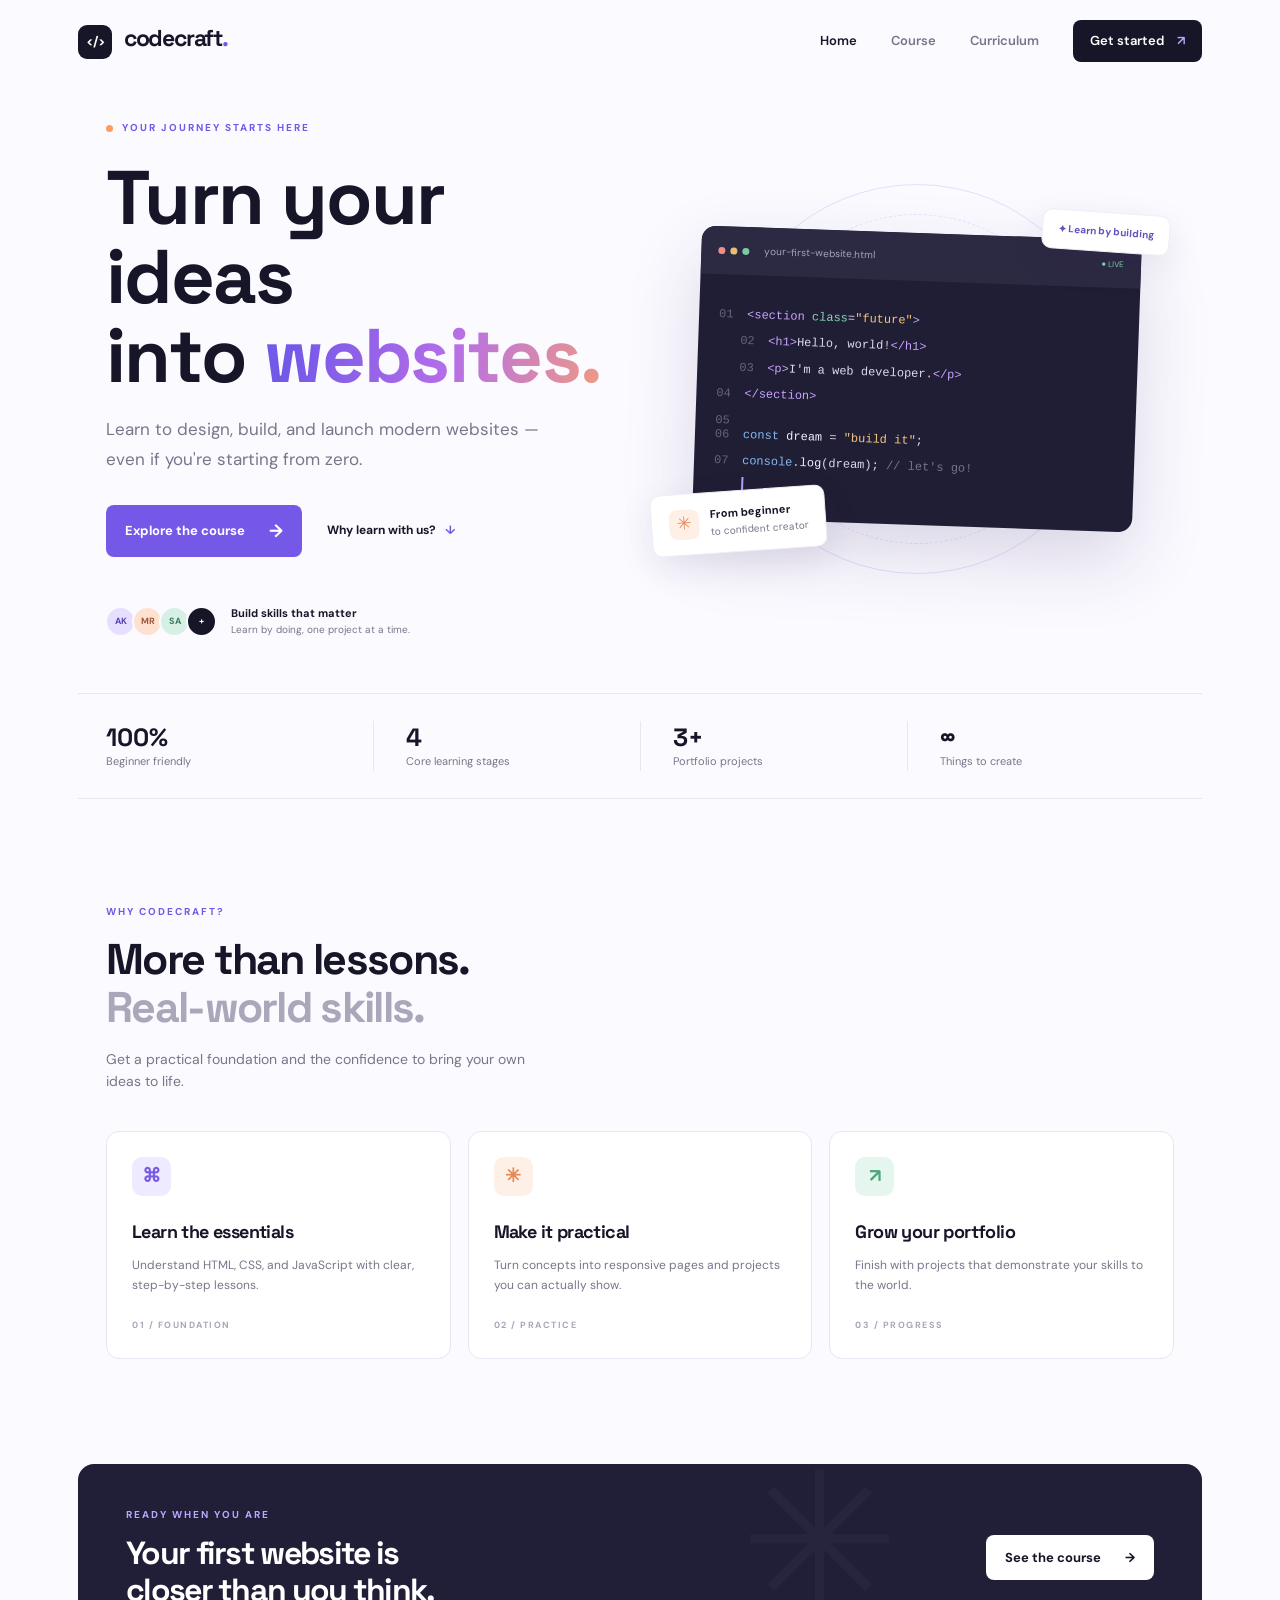
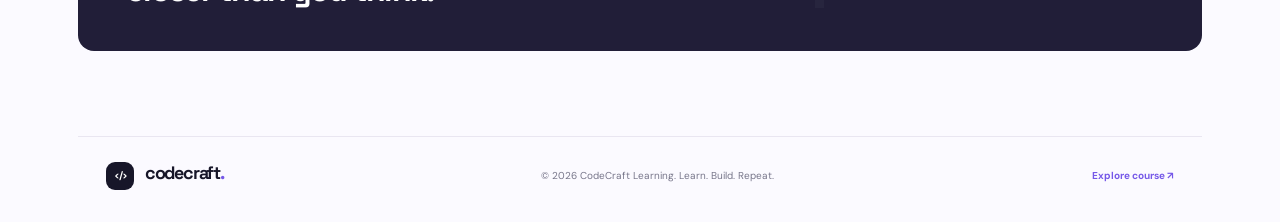
<file: index.html>
<!DOCTYPE html>
<html lang="en">
<head>
  <meta charset="UTF-8">
  <meta name="viewport" content="width=device-width, initial-scale=1.0">
  <meta name="description" content="Learn to build modern websites with our practical web development course.">
  <title>CodeCraft — Web Development Course</title>
  <link rel="preconnect" href="https://fonts.googleapis.com">
  <link rel="preconnect" href="https://fonts.gstatic.com" crossorigin>
  <link href="https://fonts.googleapis.com/css2?family=DM+Sans:wght@400;500;600;700&family=Space+Grotesk:wght@500;600;700&display=swap" rel="stylesheet">
  <link rel="stylesheet" href="style.css">
</head>
<body>
  <header class="site-header">
    <a class="logo" href="index.html"><span class="logo-mark">&lt;/&gt;</span> codecraft<span class="dot">.</span></a>
    <button class="menu-toggle" aria-label="Toggle navigation" aria-expanded="false">☰</button>
    <nav class="nav">
      <a class="active" href="index.html">Home</a>
      <a href="course.html">Course</a>
      <a href="course.html#curriculum">Curriculum</a>
      <a class="nav-cta" href="course.html#enroll">Get started <span>↗</span></a>
    </nav>
  </header>

  <main>
    <section class="hero section-wrap">
      <div class="hero-copy">
        <div class="eyebrow"><span class="eyebrow-dot"></span> YOUR JOURNEY STARTS HERE</div>
        <h1>Turn your ideas<br>into <span class="gradient-text">websites.</span></h1>
        <p class="hero-lead">Learn to design, build, and launch modern websites — even if you're starting from zero.</p>
        <div class="hero-actions">
          <a class="button button-primary" href="course.html">Explore the course <span>→</span></a>
          <a class="text-link" href="#why-us">Why learn with us? <span>↓</span></a>
        </div>
        <div class="social-proof">
          <div class="avatar-stack"><span>AK</span><span>MR</span><span>SA</span><span>+</span></div>
          <div><strong>Build skills that matter</strong><small>Learn by doing, one project at a time.</small></div>
        </div>
      </div>
      <div class="hero-art" aria-label="Decorative code editor illustration">
        <div class="floating-chip chip-top">✦ Learn by building</div>
        <div class="editor-window">
          <div class="editor-top"><div class="window-dots"><i></i><i></i><i></i></div><span>your-first-website.html</span><span class="editor-live">● LIVE</span></div>
          <div class="editor-content">
            <div class="code-line"><em>01</em><span class="code-purple">&lt;section</span> <span class="code-green">class</span>=<span class="code-yellow">"future"</span><span class="code-purple">&gt;</span></div>
            <div class="code-line indent"><em>02</em><span class="code-purple">&lt;h1&gt;</span>Hello, world!<span class="code-purple">&lt;/h1&gt;</span></div>
            <div class="code-line indent"><em>03</em><span class="code-purple">&lt;p&gt;</span>I'm a web developer.<span class="code-purple">&lt;/p&gt;</span></div>
            <div class="code-line"><em>04</em><span class="code-purple">&lt;/section&gt;</span></div>
            <div class="code-line spacer"><em>05</em></div>
            <div class="code-line"><em>06</em><span class="code-blue">const</span> <span class="code-white">dream</span> = <span class="code-yellow">"build it"</span>;</div>
            <div class="code-line"><em>07</em><span class="code-blue">console</span>.<span class="code-white">log</span>(dream); <span class="code-comment">// let's go!</span></div>
            <div class="cursor-line"> <span></span></div>
          </div>
        </div>
        <div class="floating-card"><div class="sparkle">✳</div><div><strong>From beginner</strong><small>to confident creator</small></div></div>
        <div class="art-orbit orbit-one"></div><div class="art-orbit orbit-two"></div>
      </div>
    </section>

    <section class="stats section-wrap">
      <div><strong>100%</strong><span>Beginner friendly</span></div>
      <div><strong>4</strong><span>Core learning stages</span></div>
      <div><strong>3+</strong><span>Portfolio projects</span></div>
      <div><strong>∞</strong><span>Things to create</span></div>
    </section>

    <section class="section-wrap why-section" id="why-us">
      <div class="section-heading"><div class="eyebrow">WHY CODECRAFT?</div><h2>More than lessons.<br><span class="muted-heading">Real-world skills.</span></h2><p>Get a practical foundation and the confidence to bring your own ideas to life.</p></div>
      <div class="feature-grid">
        <article class="feature-card"><div class="feature-icon purple">⌘</div><h3>Learn the essentials</h3><p>Understand HTML, CSS, and JavaScript with clear, step-by-step lessons.</p><span class="feature-number">01 / FOUNDATION</span></article>
        <article class="feature-card"><div class="feature-icon orange">✳</div><h3>Make it practical</h3><p>Turn concepts into responsive pages and projects you can actually show.</p><span class="feature-number">02 / PRACTICE</span></article>
        <article class="feature-card"><div class="feature-icon green">↗</div><h3>Grow your portfolio</h3><p>Finish with projects that demonstrate your skills to the world.</p><span class="feature-number">03 / PROGRESS</span></article>
      </div>
    </section>

    <section class="cta-band section-wrap"><div><div class="eyebrow">READY WHEN YOU ARE</div><h2>Your first website is<br>closer than you think.</h2></div><a class="button button-light" href="course.html">See the course <span>→</span></a></section>
  </main>
  <footer class="footer"><a class="logo" href="index.html"><span class="logo-mark">&lt;/&gt;</span> codecraft<span class="dot">.</span></a><span>© 2026 CodeCraft Learning. Learn. Build. Repeat.</span><a href="course.html">Explore course ↗</a></footer>
  <script src="script.js"></script>
</body>
</html>
</file>
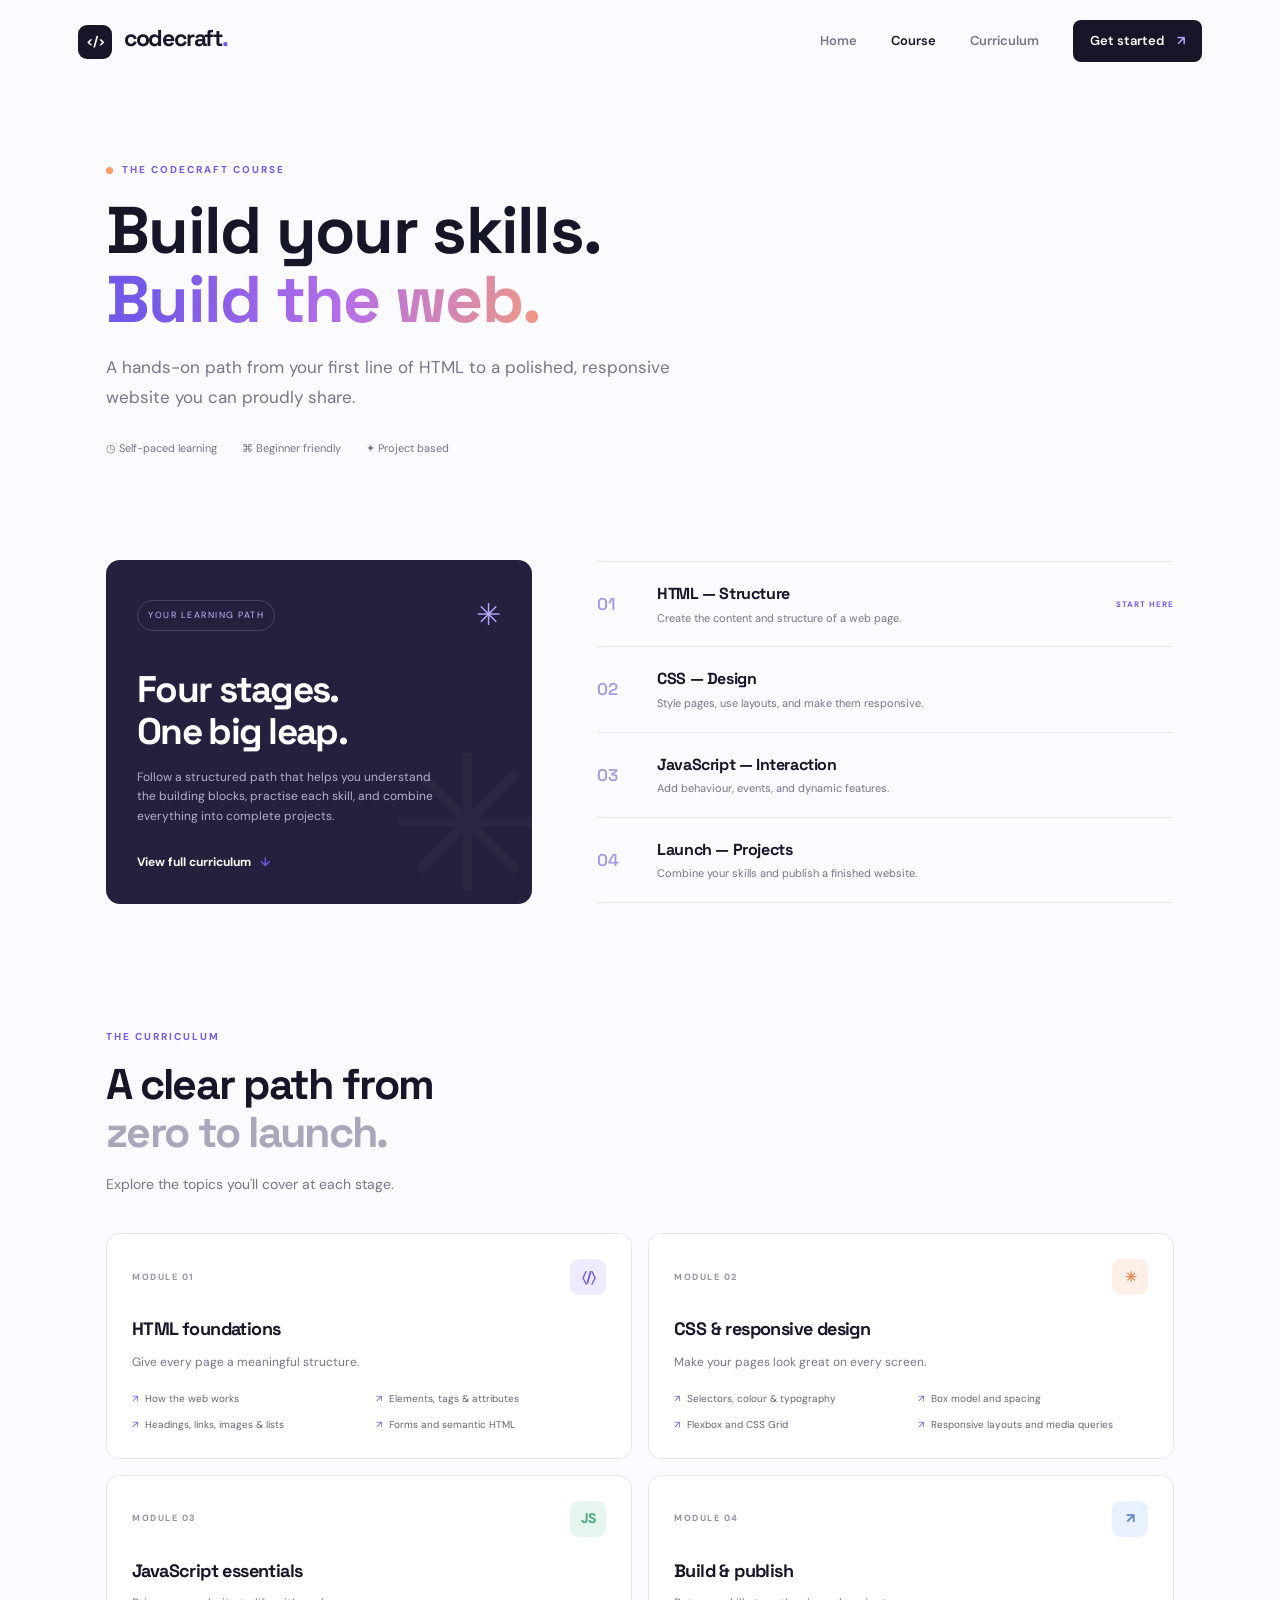
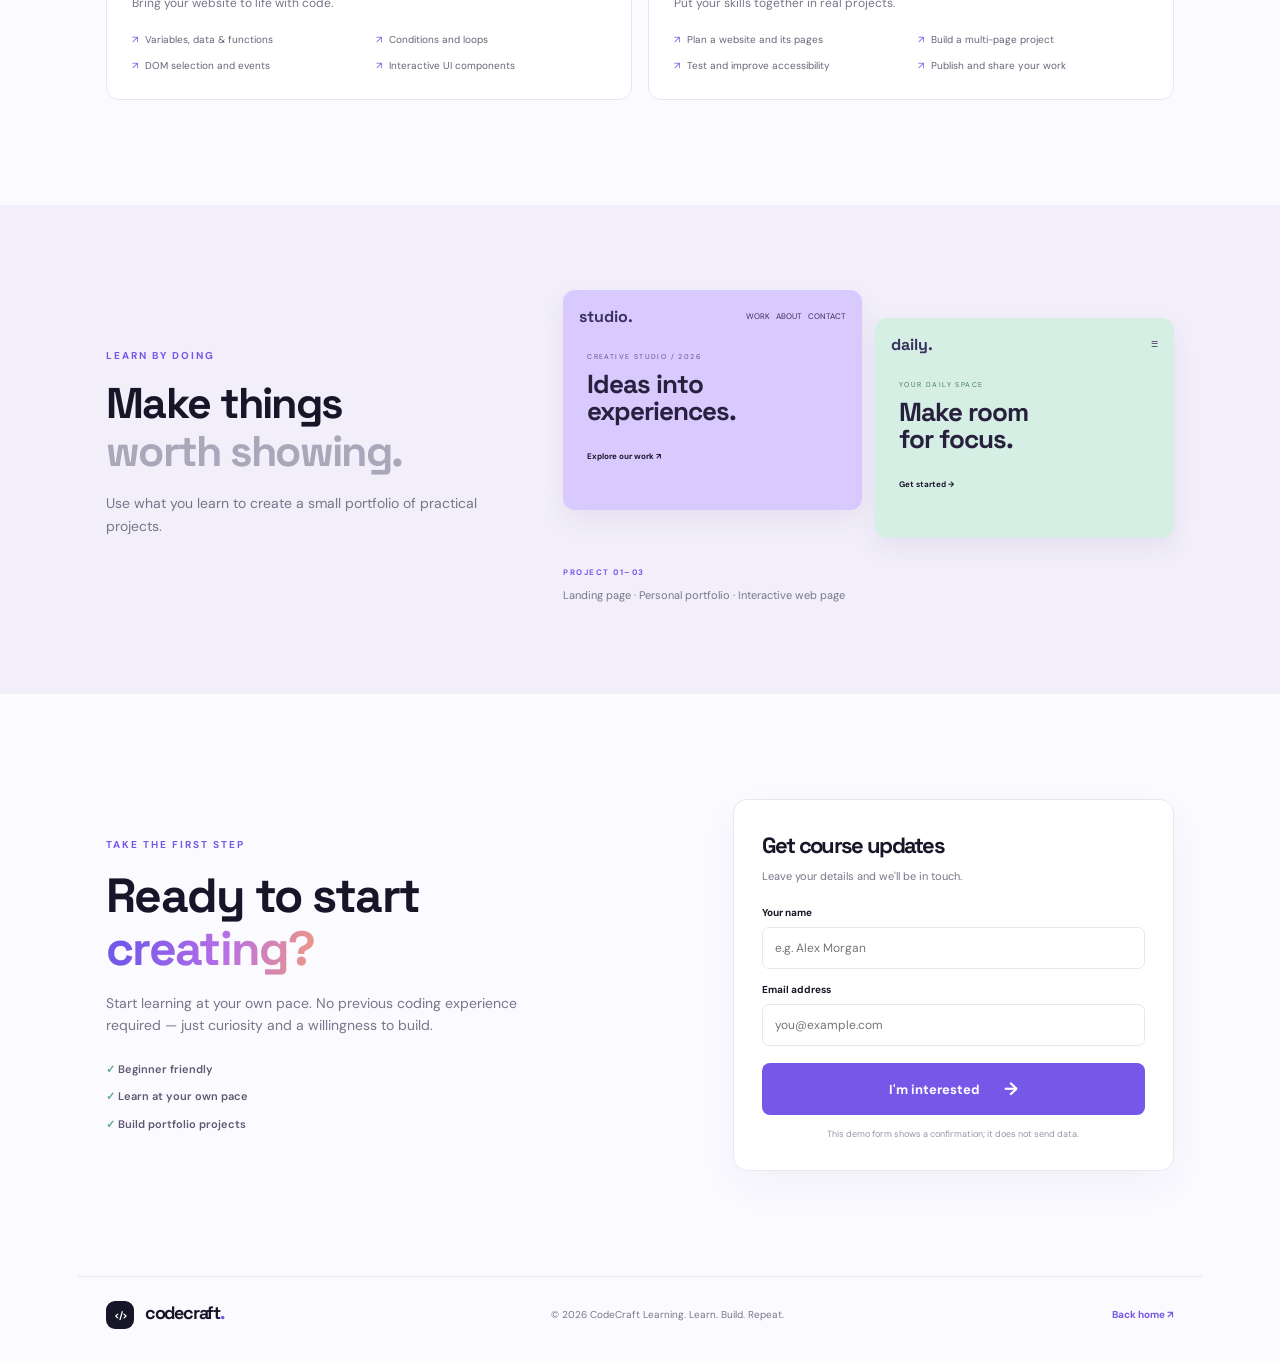
<file: course.html>
<!DOCTYPE html>
<html lang="en">
<head>
  <meta charset="UTF-8">
  <meta name="viewport" content="width=device-width, initial-scale=1.0">
  <meta name="description" content="Explore the web development course curriculum, projects, and enrollment details.">
  <title>The Course — CodeCraft</title>
  <link rel="preconnect" href="https://fonts.googleapis.com">
  <link rel="preconnect" href="https://fonts.gstatic.com" crossorigin>
  <link href="https://fonts.googleapis.com/css2?family=DM+Sans:wght@400;500;600;700&family=Space+Grotesk:wght@500;600;700&display=swap" rel="stylesheet">
  <link rel="stylesheet" href="style.css">
</head>
<body>
  <header class="site-header">
    <a class="logo" href="index.html"><span class="logo-mark">&lt;/&gt;</span> codecraft<span class="dot">.</span></a>
    <button class="menu-toggle" aria-label="Toggle navigation" aria-expanded="false">☰</button>
    <nav class="nav">
      <a href="index.html">Home</a>
      <a class="active" href="course.html">Course</a>
      <a href="#curriculum">Curriculum</a>
      <a class="nav-cta" href="#enroll">Get started <span>↗</span></a>
    </nav>
  </header>

  <main>
    <section class="course-hero section-wrap">
      <div class="eyebrow"><span class="eyebrow-dot"></span> THE CODECRAFT COURSE</div>
      <h1>Build your skills.<br><span class="gradient-text">Build the web.</span></h1>
      <p class="hero-lead">A hands-on path from your first line of HTML to a polished, responsive website you can proudly share.</p>
      <div class="course-meta"><span>◷ Self-paced learning</span><span>⌘ Beginner friendly</span><span>✦ Project based</span></div>
    </section>

    <section class="section-wrap course-overview">
      <div class="overview-panel">
        <div class="overview-top"><span class="pill">YOUR LEARNING PATH</span><span class="overview-symbol">✳</span></div>
        <h2>Four stages.<br>One big leap.</h2>
        <p>Follow a structured path that helps you understand the building blocks, practise each skill, and combine everything into complete projects.</p>
        <a class="text-link" href="#curriculum">View full curriculum <span>↓</span></a>
      </div>
      <div class="stage-list">
        <div class="stage-item"><span class="stage-count">01</span><div><h3>HTML — Structure</h3><p>Create the content and structure of a web page.</p></div><span class="stage-tag">START HERE</span></div>
        <div class="stage-item"><span class="stage-count">02</span><div><h3>CSS — Design</h3><p>Style pages, use layouts, and make them responsive.</p></div></div>
        <div class="stage-item"><span class="stage-count">03</span><div><h3>JavaScript — Interaction</h3><p>Add behaviour, events, and dynamic features.</p></div></div>
        <div class="stage-item"><span class="stage-count">04</span><div><h3>Launch — Projects</h3><p>Combine your skills and publish a finished website.</p></div></div>
      </div>
    </section>

    <section class="section-wrap curriculum-section" id="curriculum">
      <div class="section-heading"><div class="eyebrow">THE CURRICULUM</div><h2>A clear path from<br><span class="muted-heading">zero to launch.</span></h2><p>Explore the topics you'll cover at each stage.</p></div>
      <div class="curriculum-grid">
        <article class="module-card"><div class="module-head"><span>MODULE 01</span><span class="module-icon">〈/〉</span></div><h3>HTML foundations</h3><p>Give every page a meaningful structure.</p><ul><li>How the web works</li><li>Elements, tags & attributes</li><li>Headings, links, images & lists</li><li>Forms and semantic HTML</li></ul></article>
        <article class="module-card"><div class="module-head"><span>MODULE 02</span><span class="module-icon">✳</span></div><h3>CSS & responsive design</h3><p>Make your pages look great on every screen.</p><ul><li>Selectors, colour & typography</li><li>Box model and spacing</li><li>Flexbox and CSS Grid</li><li>Responsive layouts and media queries</li></ul></article>
        <article class="module-card"><div class="module-head"><span>MODULE 03</span><span class="module-icon">JS</span></div><h3>JavaScript essentials</h3><p>Bring your website to life with code.</p><ul><li>Variables, data & functions</li><li>Conditions and loops</li><li>DOM selection and events</li><li>Interactive UI components</li></ul></article>
        <article class="module-card"><div class="module-head"><span>MODULE 04</span><span class="module-icon">↗</span></div><h3>Build & publish</h3><p>Put your skills together in real projects.</p><ul><li>Plan a website and its pages</li><li>Build a multi-page project</li><li>Test and improve accessibility</li><li>Publish and share your work</li></ul></article>
      </div>
    </section>

    <section class="projects-section">
      <div class="section-wrap projects-inner"><div class="section-heading"><div class="eyebrow">LEARN BY DOING</div><h2>Make things<br><span class="muted-heading">worth showing.</span></h2><p>Use what you learn to create a small portfolio of practical projects.</p></div>
        <div class="project-showcase">
          <div class="project-preview preview-one"><div class="preview-nav"><b>studio.</b><span>WORK &nbsp; ABOUT &nbsp; CONTACT</span></div><div class="preview-body"><small>CREATIVE STUDIO / 2026</small><strong>Ideas into<br>experiences.</strong><i>Explore our work ↗</i></div></div>
          <div class="project-preview preview-two"><div class="preview-nav"><b>daily.</b><span>☰</span></div><div class="preview-body"><small>YOUR DAILY SPACE</small><strong>Make room<br>for focus.</strong><i>Get started →</i></div></div>
          <div class="project-caption"><span>PROJECT 01–03</span><p>Landing page · Personal portfolio · Interactive web page</p></div>
        </div>
      </div>
    </section>

    <section class="section-wrap enroll-section" id="enroll">
      <div class="enroll-copy"><div class="eyebrow">TAKE THE FIRST STEP</div><h2>Ready to start<br><span class="gradient-text">creating?</span></h2><p>Start learning at your own pace. No previous coding experience required — just curiosity and a willingness to build.</p><div class="enroll-points"><span>✓ Beginner friendly</span><span>✓ Learn at your own pace</span><span>✓ Build portfolio projects</span></div></div>
      <form class="enroll-form" id="enrollForm">
        <h3>Get course updates</h3><p>Leave your details and we'll be in touch.</p>
        <label for="name">Your name</label><input id="name" name="name" type="text" placeholder="e.g. Alex Morgan" required>
        <label for="email">Email address</label><input id="email" name="email" type="email" placeholder="you@example.com" required>
        <button class="button button-primary form-button" type="submit">I'm interested <span>→</span></button>
        <small class="form-note" id="formMessage" aria-live="polite">This demo form shows a confirmation; it does not send data.</small>
      </form>
    </section>
  </main>
  <footer class="footer"><a class="logo" href="index.html"><span class="logo-mark">&lt;/&gt;</span> codecraft<span class="dot">.</span></a><span>© 2026 CodeCraft Learning. Learn. Build. Repeat.</span><a href="index.html">Back home ↗</a></footer>
  <script src="script.js"></script>
</body>
</html>
</file>
<file: style.css>
*{box-sizing:border-box} :root{--ink:#171629;--muted:#77768a;--purple:#7558e8;--lav:#eeeaff;--paper:#fbfaff;--line:#e9e6f1;--orange:#ff9a62;--green:#70c7a2} html{scroll-behavior:smooth}body{margin:0;background:var(--paper);color:var(--ink);font-family:"DM Sans",sans-serif;font-size:15px;line-height:1.6}a{color:inherit;text-decoration:none}.site-header{height:82px;max-width:1180px;padding:0 28px;margin:auto;display:flex;align-items:center;justify-content:space-between}.logo{font:700 23px "Space Grotesk",sans-serif;letter-spacing:-1.2px}.logo-mark{display:inline-grid;place-items:center;background:var(--ink);color:white;border-radius:9px;font:700 13px "DM Sans";width:34px;height:34px;margin-right:7px;letter-spacing:-1px}.dot{color:var(--purple)}.nav{display:flex;align-items:center;gap:34px;font-size:13px;font-weight:600;color:#777589}.nav a:hover,.nav a.active{color:var(--ink)}.nav-cta{background:var(--ink);color:white!important;padding:11px 17px;border-radius:8px}.nav-cta span{margin-left:10px;color:#b8aaff}.menu-toggle{display:none;border:0;background:none;font-size:23px}.section-wrap{max-width:1124px;margin:auto;padding-left:28px;padding-right:28px}.hero{min-height:575px;display:grid;grid-template-columns:1fr 1fr;align-items:center;gap:38px;padding-top:38px;padding-bottom:55px}.eyebrow{font-size:10px;letter-spacing:2px;font-weight:700;color:var(--purple);display:flex;align-items:center;gap:9px}.eyebrow-dot{width:7px;height:7px;background:var(--orange);border-radius:50%}h1,h2,h3,p{margin-top:0}h1,h2,h3{font-family:"Space Grotesk",sans-serif;letter-spacing:-1.7px}h1{font-size:clamp(48px,6vw,76px);line-height:1.04;margin:22px 0 20px}.gradient-text{background:linear-gradient(100deg,#7458e8 10%,#b56ee8 55%,#ef9a83 100%);-webkit-background-clip:text;background-clip:text;color:transparent}.hero-lead{max-width:460px;font-size:17px;line-height:1.75;color:var(--muted)}.hero-actions{display:flex;align-items:center;gap:25px;margin-top:30px}.button{display:inline-flex;align-items:center;justify-content:center;gap:24px;border:0;border-radius:8px;padding:14px 19px;font:700 13px "DM Sans";cursor:pointer;transition:transform .2s,box-shadow .2s}.button:hover{transform:translateY(-2px);box-shadow:0 9px 22px #31216a22}.button-primary{background:var(--purple);color:white}.button-primary span{font-size:18px}.text-link{font-size:12px;font-weight:700}.text-link span{color:var(--purple);margin-left:6px}.social-proof{display:flex;align-items:center;gap:14px;margin-top:48px}.avatar-stack{display:flex;padding-left:3px}.avatar-stack span{width:31px;height:31px;border-radius:50%;display:grid;place-items:center;background:#e7dfff;border:2px solid var(--paper);margin-left:-4px;font-size:9px;font-weight:700;color:#5940b8}.avatar-stack span:nth-child(2){background:#ffe1d2;color:#9a5735}.avatar-stack span:nth-child(3){background:#d7f0e5;color:#36795c}.avatar-stack span:nth-child(4){background:var(--ink);color:white}.social-proof strong,.social-proof small{display:block}.social-proof strong{font-size:11px}.social-proof small{font-size:10px;color:var(--muted)}.hero-art{position:relative;min-height:390px;display:grid;place-items:center}.editor-window{width:min(100%,440px);background:#201e34;border-radius:14px;overflow:hidden;box-shadow:0 30px 70px #3b2b6d2b;transform:rotate(2deg);position:relative;z-index:1}.editor-top{height:48px;background:#2c2942;display:flex;align-items:center;padding:0 17px;color:#a6a2bc;font-size:10px;gap:15px}.window-dots{display:flex;gap:5px}.window-dots i{height:7px;width:7px;border-radius:50%;background:#f18d89}.window-dots i:nth-child(2){background:#e8bd75}.window-dots i:nth-child(3){background:#7acba5}.editor-live{margin-left:auto;color:#7dd7aa;font-size:8px}.editor-content{padding:27px 20px 35px;font:12px/2.2 monospace;color:#ddd9ef}.code-line{white-space:nowrap}.code-line em{display:inline-block;width:28px;color:#67627f;font-style:normal}.indent{padding-left:22px}.code-purple{color:#c9a3ff}.code-green{color:#85d8b6}.code-yellow{color:#f4c77e}.code-blue{color:#82b9f5}.code-white{color:#f4efff}.code-comment{color:#77728f}.spacer{height:14px}.cursor-line{height:10px;margin-left:28px}.cursor-line span{display:inline-block;height:13px;width:2px;background:#b69bff;animation:blink 1s steps(2,start) infinite}@keyframes blink{to{visibility:hidden}}.floating-chip,.floating-card{position:absolute;z-index:2;background:white;box-shadow:0 12px 35px #33245c18;border:1px solid #f0edf7;border-radius:10px}.chip-top{top:28px;right:4px;padding:11px 15px;font-size:10px;font-weight:700;color:#6650bd;transform:rotate(4deg)}.floating-card{bottom:23px;left:-8px;display:flex;align-items:center;gap:11px;padding:13px 17px;transform:rotate(-4deg)}.floating-card strong,.floating-card small{display:block}.floating-card strong{font-size:11px}.floating-card small{font-size:10px;color:var(--muted)}.sparkle{width:30px;height:30px;border-radius:8px;background:#fff0e7;color:#e78c5e;display:grid;place-items:center;font-size:18px}.art-orbit{position:absolute;border:1px solid #e6defe;border-radius:50%;width:390px;height:390px}.orbit-two{width:330px;height:330px;border-style:dashed;transform:rotate(25deg)}.stats{display:grid;grid-template-columns:repeat(4,1fr);border-top:1px solid var(--line);border-bottom:1px solid var(--line);padding-top:27px;padding-bottom:27px}.stats div{padding-left:32px;border-left:1px solid var(--line)}.stats div:first-child{border:0;padding-left:0}.stats strong,.stats span{display:block}.stats strong{font:700 25px "Space Grotesk"}.stats span{font-size:11px;color:var(--muted)}.why-section{padding-top:105px;padding-bottom:105px}.section-heading{max-width:520px}.section-heading h2,.overview-panel h2,.enroll-copy h2{font-size:43px;line-height:1.12;margin:16px 0}.muted-heading{color:#aaa7ba}.section-heading>p,.overview-panel>p,.enroll-copy>p{color:var(--muted);font-size:14px;max-width:430px}.feature-grid{display:grid;grid-template-columns:repeat(3,1fr);gap:17px;margin-top:38px}.feature-card{background:white;border:1px solid var(--line);border-radius:13px;padding:25px;min-height:220px;transition:transform .2s,box-shadow .2s}.feature-card:hover,.module-card:hover{transform:translateY(-4px);box-shadow:0 15px 35px #38286b0c}.feature-icon{width:39px;height:39px;border-radius:10px;display:grid;place-items:center;font-size:19px;font-weight:700;margin-bottom:22px}.purple{background:#eeeaff;color:#775be5}.orange{background:#fff0e7;color:#e58a55}.green{background:#e5f6ee;color:#4ca77e}.feature-card h3,.module-card h3{font-size:18px;margin-bottom:8px;letter-spacing:-.6px}.feature-card p,.module-card p{font-size:12px;color:var(--muted);line-height:1.7}.feature-number{display:block;margin-top:23px;font-size:9px;letter-spacing:1.5px;color:#aaa6ba;font-weight:700}.cta-band{background:#211e38;color:white;border-radius:16px;display:flex;align-items:center;justify-content:space-between;padding:43px 48px;margin-bottom:85px;position:relative;overflow:hidden}.cta-band:after{content:"✳";position:absolute;font-size:190px;color:#ffffff08;right:27%;top:-72px}.cta-band .eyebrow{color:#b9a8ff}.cta-band h2{font-size:32px;line-height:1.15;margin:12px 0 0}.button-light{background:white;color:var(--ink);position:relative;z-index:1}.footer{max-width:1124px;margin:auto;padding:24px 28px 32px;border-top:1px solid var(--line);display:flex;align-items:center;justify-content:space-between;color:var(--muted);font-size:10px}.footer .logo{color:var(--ink);font-size:18px}.footer .logo-mark{width:28px;height:28px;font-size:10px}.footer>a:last-child{font-weight:700;color:var(--purple)}
/* Course page */.course-hero{padding-top:80px;padding-bottom:58px}.course-hero h1{font-size:66px;margin-top:18px}.course-hero .hero-lead{max-width:570px}.course-meta{display:flex;gap:25px;margin-top:27px;color:#777489;font-size:11px}.course-overview{display:grid;grid-template-columns:.85fr 1.15fr;gap:65px;padding-top:45px;padding-bottom:100px}.overview-panel{background:#24203d;color:white;border-radius:14px;padding:31px;min-height:310px;position:relative;overflow:hidden}.overview-panel:after{content:"✳";position:absolute;right:-15px;bottom:-75px;font-size:190px;color:#ffffff09}.overview-top{display:flex;justify-content:space-between;align-items:center}.pill{font-size:9px;letter-spacing:1.5px;border:1px solid #ffffff2b;border-radius:20px;padding:7px 10px;color:#c4b7ff}.overview-symbol{font-size:30px;color:#b7a5ff}.overview-panel h2{font-size:37px;margin-top:30px}.overview-panel>p{color:#b5b1c8;font-size:12px;max-width:300px}.overview-panel .text-link{display:inline-block;color:white;margin-top:15px;position:relative;z-index:1}.stage-list{display:flex;flex-direction:column;justify-content:center}.stage-item{display:grid;grid-template-columns:45px 1fr auto;align-items:center;gap:15px;padding:19px 0;border-bottom:1px solid var(--line)}.stage-item:first-child{border-top:1px solid var(--line)}.stage-count{font:600 17px "Space Grotesk";color:#a89be0}.stage-item h3{font-size:16px;margin:0 0 3px;letter-spacing:-.4px}.stage-item p{font-size:11px;color:var(--muted);margin:0}.stage-tag{font-size:8px;letter-spacing:1px;color:var(--purple);font-weight:700}.curriculum-section{padding-top:25px;padding-bottom:105px}.curriculum-grid{display:grid;grid-template-columns:repeat(2,1fr);gap:16px;margin-top:38px}.module-card{background:white;border:1px solid var(--line);border-radius:13px;padding:25px;transition:transform .2s,box-shadow .2s}.module-head{display:flex;align-items:center;justify-content:space-between;font-size:9px;letter-spacing:1.5px;font-weight:700;color:#9692a8;margin-bottom:20px}.module-icon{display:grid;place-items:center;width:36px;height:36px;border-radius:9px;background:var(--lav);color:var(--purple);font-size:14px;font-weight:700;letter-spacing:-1px}.module-card:nth-child(2) .module-icon{background:#fff0e7;color:#e58a55}.module-card:nth-child(3) .module-icon{background:#e5f6ee;color:#4ca77e}.module-card:nth-child(4) .module-icon{background:#e9f0ff;color:#5a7ed1}.module-card ul{padding:0;margin:18px 0 0;list-style:none;display:grid;grid-template-columns:1fr 1fr;gap:10px 14px}.module-card li{font-size:10px;color:#666477}.module-card li:before{content:"↗";color:var(--purple);margin-right:7px}.projects-section{background:#f2effb;padding:85px 0}.projects-inner{display:grid;grid-template-columns:.8fr 1.2fr;gap:50px;align-items:center}.project-showcase{display:grid;grid-template-columns:1fr 1fr;gap:13px}.project-preview{height:220px;border-radius:12px;padding:16px;overflow:hidden;box-shadow:0 10px 25px #32235c12}.preview-one{background:#d8c9ff}.preview-two{background:#d6efe5;margin-top:28px}.preview-nav{display:flex;justify-content:space-between;align-items:center;font-size:8px;color:#3b315d}.preview-nav b{font:700 16px "Space Grotesk"}.preview-body{padding:24px 8px}.preview-body small{display:block;font-size:7px;letter-spacing:1.4px;color:#62548d}.preview-body strong{display:block;font:700 26px/1.05 "Space Grotesk";letter-spacing:-1px;margin:9px 0 16px;color:#28213e}.preview-body i{font-size:8px;font-style:normal;font-weight:700}.preview-two .preview-body small{color:#467a63}.project-caption{grid-column:1/-1;padding-top:7px}.project-caption span{font-size:8px;letter-spacing:1.5px;color:var(--purple);font-weight:700}.project-caption p{font-size:11px;color:var(--muted);margin:5px 0}.enroll-section{display:grid;grid-template-columns:1fr .8fr;gap:75px;padding-top:105px;padding-bottom:105px;align-items:center}.enroll-copy h2{font-size:48px}.enroll-points{display:grid;gap:10px;margin-top:24px;font-size:11px;font-weight:600;color:#5c5970}.enroll-points span:first-letter{color:#5aaa82}.enroll-form{background:white;border:1px solid var(--line);border-radius:14px;padding:28px;box-shadow:0 15px 40px #35235b0b}.enroll-form h3{font-size:22px;margin-bottom:4px}.enroll-form>p{font-size:11px;color:var(--muted);margin-bottom:20px}.enroll-form label{display:block;font-size:10px;font-weight:700;margin:13px 0 6px}.enroll-form input{width:100%;border:1px solid var(--line);border-radius:7px;padding:12px;font:12px "DM Sans";outline:none}.enroll-form input:focus{border-color:var(--purple);box-shadow:0 0 0 3px #7558e81a}.form-button{width:100%;margin-top:17px}.form-note{display:block;text-align:center;color:#9995a8;font-size:9px;margin-top:12px}
@media(max-width:760px){.site-header{height:70px}.menu-toggle{display:block;color:var(--ink)}.nav{display:none;position:absolute;top:65px;left:15px;right:15px;z-index:10;background:white;padding:20px;border:1px solid var(--line);border-radius:12px;box-shadow:0 15px 35px #211e3818;flex-direction:column;align-items:stretch;gap:17px}.nav.open{display:flex}.nav-cta{text-align:center}.hero{grid-template-columns:1fr;padding-top:45px;gap:15px}.hero-art{min-height:340px;margin:0 5px}.editor-window{max-width:420px}.chip-top{right:0}.floating-card{left:0}.art-orbit{width:310px;height:310px}.orbit-two{width:270px;height:270px}.stats{grid-template-columns:repeat(2,1fr);gap:20px}.stats div:nth-child(3){border:0;padding-left:0}.why-section{padding-top:75px;padding-bottom:75px}.feature-grid{grid-template-columns:1fr}.feature-card{min-height:0}.cta-band{margin-bottom:55px;padding:30px;gap:20px;align-items:flex-start;flex-direction:column}.footer{flex-wrap:wrap;gap:15px}.course-hero{padding-top:55px}.course-hero h1{font-size:52px}.course-meta{flex-wrap:wrap;gap:10px 18px}.course-overview,.projects-inner,.enroll-section{grid-template-columns:1fr;gap:30px}.course-overview{padding-bottom:70px}.curriculum-grid{grid-template-columns:1fr}.curriculum-section{padding-bottom:75px}.projects-section{padding:65px 0}.enroll-section{padding-top:75px;padding-bottom:75px}.section-heading h2{font-size:37px}}
@media(max-width:420px){h1{font-size:48px}.hero-actions{align-items:flex-start;flex-direction:column;gap:17px}.editor-content{font-size:10px;padding:22px 13px}.editor-top{padding:0 11px;gap:8px}.stats div{padding-left:18px}.stage-item{grid-template-columns:32px 1fr}.stage-tag{display:none}.module-card ul{grid-template-columns:1fr}.project-preview{height:190px;padding:12px}.preview-body strong{font-size:21px}.footer{justify-content:center;text-align:center;flex-direction:column}}
</file>
